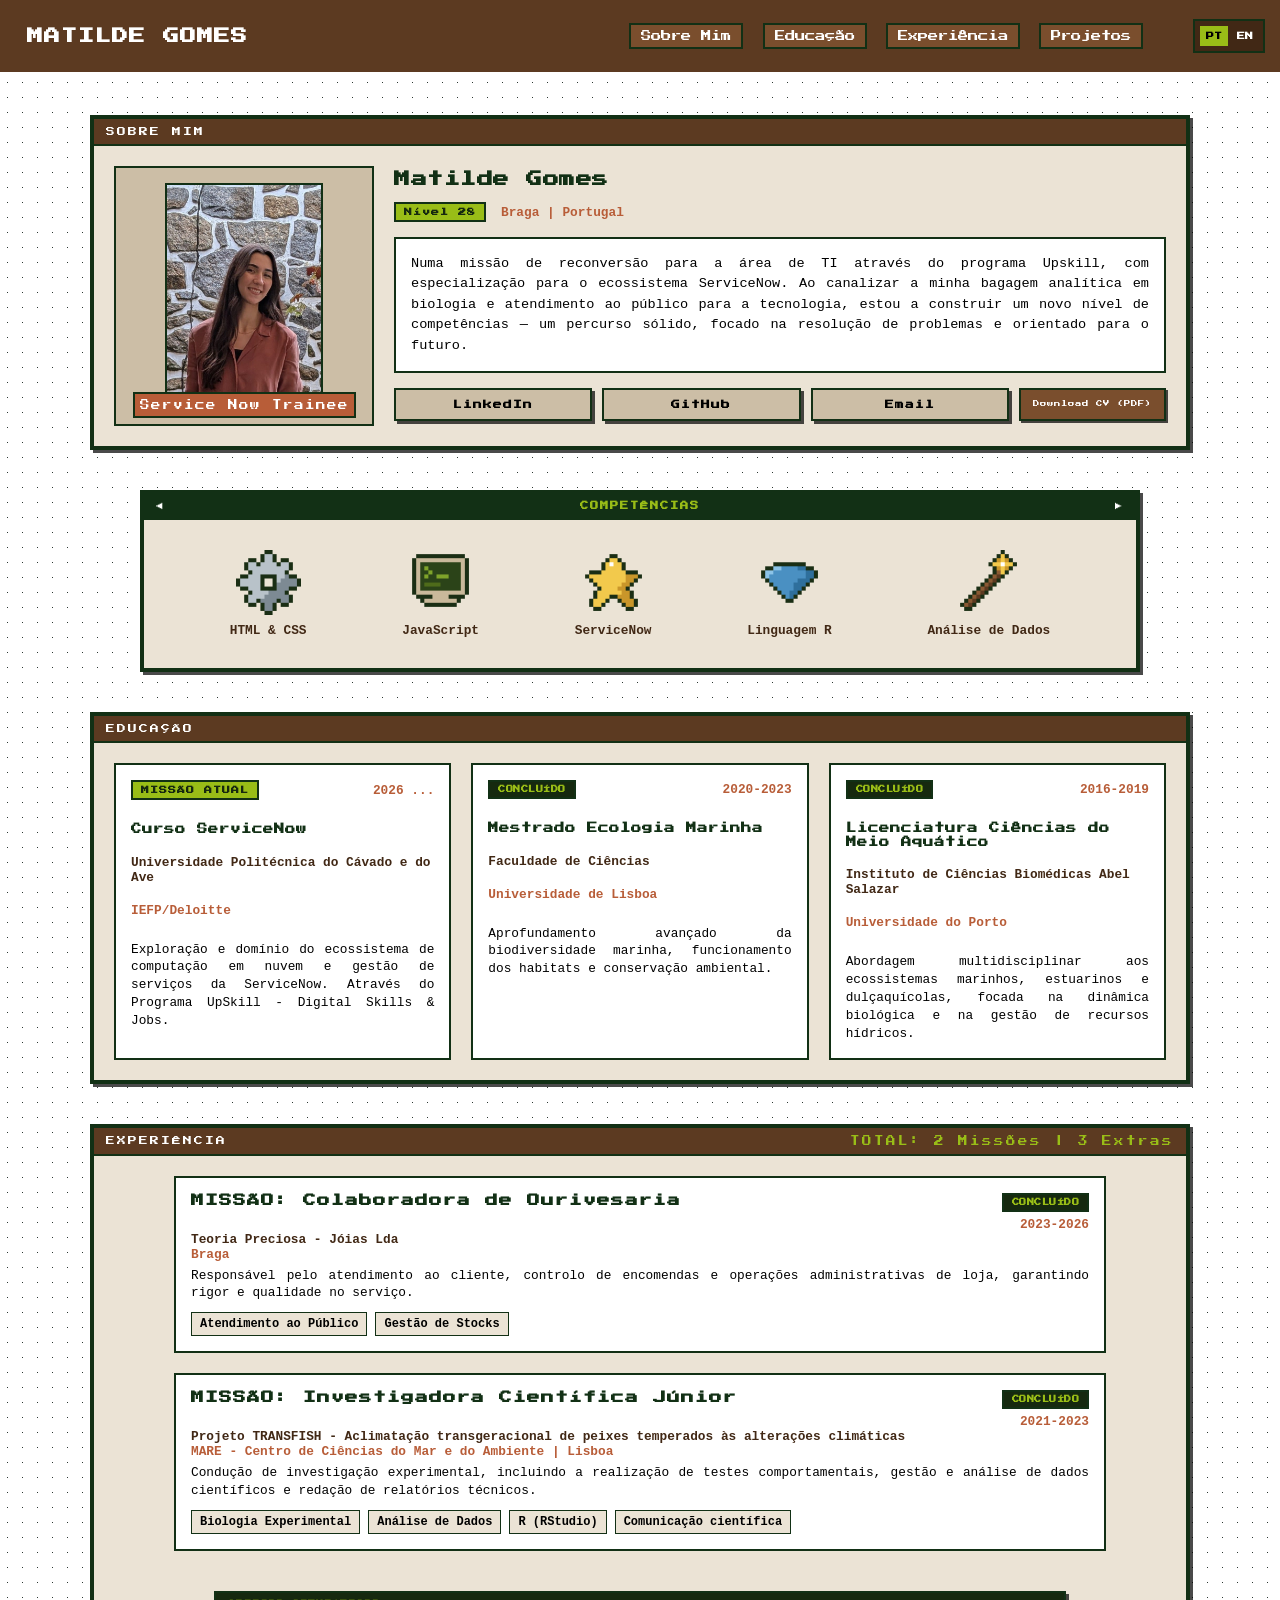
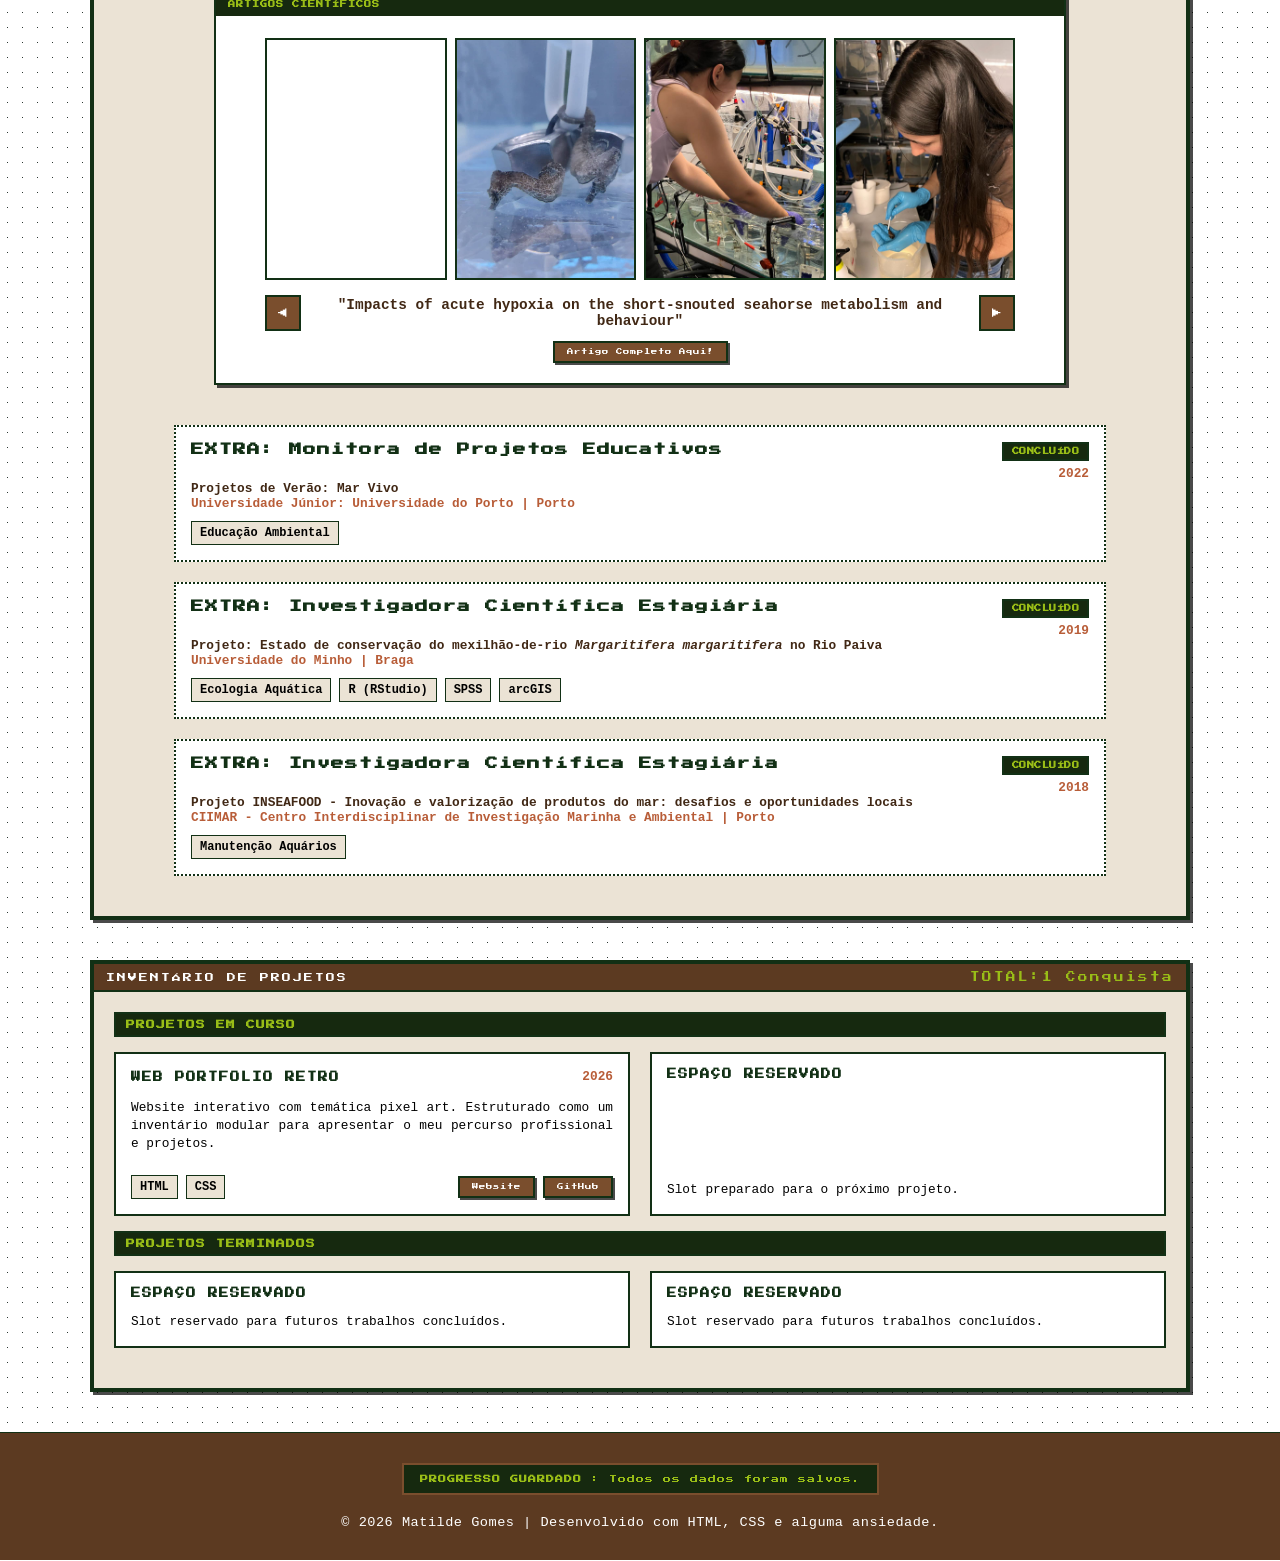
<file: index.html>
<!DOCTYPE html>
<html lang="pt">

<head>
    <meta charset="UTF-8">
    <meta name="viewport" content="width=device-width, initial-scale=1.0">
    <title>Matilde Gomes | Perfil</title>
    <link rel="icon" href="media/AvatarBruxa.png">
    <link href="https://fonts.googleapis.com/css2?family=Press+Start+2P&display=swap" rel="stylesheet">
    <link rel="stylesheet" href="style.css">
</head>

<body>
    <!-- HEADER -->
    <header class="site-header">
        <div class="header-container">
            <h1 class="header-name">MATILDE GOMES</h1>
            <!-- Navigation Menu  -->
            <nav class="header-nav">
                <a href="#menu" class="mobile-menu-btn">MENU ☰ </a>
                <div id="menu" class="nav-panel">
                    <div class="nav-links-wrapper">
                        <a href="#about-me" class="nav-link">Sobre Mim</a>
                        <a href="#education" class="nav-link">Educação</a>
                        <a href="#experience" class="nav-link">Experiência</a>
                    </div>
                    <div class="nav-dropdown">
                        <a href="#projects" class="nav-link dropdown">Projetos</a>
                        <div class="dropdown-menu">
                            <a href="#in-progress" class="dropdown-item">
                                <span>Em curso</span>
                                <span class="item-counter">1</span>
                            </a>
                            <a href="#completed" class="dropdown-item">
                                <span>Terminados</span>
                                <span class="item-counter">0</span>
                            </a>
                        </div>
                    </div>
                </div>
            </nav>
            <!-- Languages -->
            <div class="header-languages">
                <a href="index.html" class="language-btn-active">PT</a>
                <a href="index-en.html" class="language-btn-inactive">EN</a>
            </div>
        </div>
    </header>
    <main>
        <!-- SECTION ABOUT ME -->
        <section id="about-me" class="section-box">
            <h2 class="section-title">SOBRE MIM</h2>
            <div class="about-container">
                <div class="about-avatar-box">
                    <div class="avatar-placeholder">
                        <img class="avatar-photo" src="media/ProfilePicture.jpeg" alt="Foto de perfil de Matilde Gomes">
                        <img class="avatar-icon" src="media/AvatarBruxa.png" alt="Avatar em pixel art de bruxa">
                    </div>
                    <span class="profile-photo-tag">Service Now Trainee</span>
                </div>
                <div class="about-content">
                    <h3>Matilde Gomes</h3>
                    <div class="age-city-data">
                        <span class="lime-green-box">Nível 28</span>
                        <span class="complementary-info">Braga | Portugal</span>
                    </div>
                    <p class="bio-box"> Numa missão de reconversão para a área de TI através do programa Upskill,
                        com especialização para o ecossistema ServiceNow. Ao canalizar a minha bagagem
                        analítica em biologia e atendimento ao público para a tecnologia, estou a construir
                        um novo nível de competências — um percurso sólido, focado na resolução de problemas
                        e orientado para o futuro.</p>
                    <!-- Social Media -->
                    <div class="about-links">
                        <a href="https://www.linkedin.com/in/matildegomes98/?locale=pt" target="_blank"
                            rel="noopener noreferrer" class="social-media-btn">LinkedIn</a>
                        <a href="https://github.com/mjuliana98g" target="_blank" rel="noopener noreferrer"
                            class="social-media-btn">GitHub</a>
                        <a href="https://mail.google.com/mail/?view=cm&fs=1&to=m.juliana.98.g@gmail.com&&su=Contacto%20via%20Portfólio"
                            target="_blank" rel="noopener noreferrer" class="social-media-btn">Email</a>
                        <a href="CVMatildeGomes.pdf" download class="web-box">Download CV (PDF)</a>
                    </div>
                </div>
            </div>
        </section>
        <!-- SECTION SKILLS -->
        <section class="skills-section">
            <input type="radio" name="skills-slider" id="slide-hard-skills" checked>
            <input type="radio" name="skills-slider" id="slide-soft-skills">
            <input type="radio" name="skills-slider" id="slide-hobbies">
            <div class="skills-carousel-wrapper">
                <!-- hard skills -->
                <div class="hard-skills">
                    <div class="skills-header">
                        <label for="slide-hobbies" class="slide-arrow" title="previous">◀</label>
                        <h3>COMPETÊNCIAS</h3>
                        <label for="slide-soft-skills" class="slide-arrow" title="next">▶</label>
                    </div>
                    <div class="skills-grid-box">
                        <figure class="skill-item">
                            <img src="media/icons/HardSkills1.png" alt="Ícone de HTML e CSS" class="skill-img">
                            <figcaption class="skill-name">HTML & CSS</figcaption>
                        </figure>
                        <figure class="skill-item">
                            <img src="media/icons/HardSkills2.png" alt="Ícone de JavaScript" class="skill-img">
                            <figcaption class="skill-name">JavaScript</figcaption>
                        </figure>
                        <figure class="skill-item">
                            <img src="media/icons/HardSkills3.png" alt="Ícone do ServiceNow" class="skill-img">
                            <figcaption class="skill-name">ServiceNow</figcaption>
                        </figure>
                        <figure class="skill-item">
                            <img src="media/icons/HardSkills4.png" alt="Ícone da linguagem R" class="skill-img">
                            <figcaption class="skill-name">Linguagem R</figcaption>
                        </figure>
                        <figure class="skill-item">
                            <img src="media/icons/HardSkills5.png" alt="Ícone de análise de dados" class="skill-img">
                            <figcaption class="skill-name">Análise de Dados</figcaption>
                        </figure>
                    </div>
                </div>
                <!-- soft skills -->
                <div class="soft-skills">
                    <div class="skills-header">
                        <label for="slide-hard-skills" class="slide-arrow" title="previous">◀</label>
                        <h3>SOFT SKILLS</h3>
                        <label for="slide-hobbies" class="slide-arrow" title="next">▶</label>
                    </div>
                    <div class="skills-grid-box">
                        <figure class="skill-item">
                            <img src="media/icons/SoftSkill1.png" alt="Ícone de resolução de problemas" class="skill-img">
                            <figcaption class="skill-name">Resolução de Problemas</figcaption>
                        </figure>
                        <figure class="skill-item">
                            <img src="media/icons/SoftSkill2.png" alt="Ícone de comunicação" class="skill-img">
                            <figcaption class="skill-name">Comunicação</figcaption>
                        </figure>
                        <figure class="skill-item">
                            <img src="media/icons/SoftSkill3.png" alt="Ícone de trabalho em equipa" class="skill-img">
                            <figcaption class="skill-name">Trabalho em Equipa</figcaption>
                        </figure>
                        <figure class="skill-item">
                            <img src="media/icons/SoftSkills4.png" alt="Ícone de adaptabilidade" class="skill-img">
                            <figcaption class="skill-name">Adaptabilidade</figcaption>
                        </figure>
                        <figure class="skill-item">
                            <img src="media/icons/SoftSkills5.png" alt="Ícone de gestão de tempo" class="skill-img">
                            <figcaption class="skill-name">Gestão de Tempo</figcaption>
                        </figure>
                        <figure class="skill-item">
                            <img src="media/icons/SoftSkills6.png" alt="Ícone de pensamento crítico" class="skill-img">
                            <figcaption class="skill-name">Pensamento Crítico</figcaption>
                        </figure>
                    </div>
                </div>
                <!-- hobbies -->
                <div class="hobbies">
                    <div class="skills-header">
                        <label for="slide-soft-skills" class="slide-arrow" title="previous">◀</label>
                        <h3>HOBBIES</h3>
                        <label for="slide-hard-skills" class="slide-arrow" title="next">▶</label>
                    </div>
                    <div class="skills-grid-box">
                        <figure class="skill-item">
                            <img src="media/icons/Hobbie1.png" alt="Ícone de livros" class="skill-img">
                            <figcaption class="skill-name">Livros</figcaption>
                        </figure>
                        <figure class="skill-item">
                            <img src="media/icons/Hobbie2.png" alt="Ícone de filmes" class="skill-img">
                            <figcaption class="skill-name">Filmes</figcaption>
                        </figure>
                        <figure class="skill-item">
                            <img src="media/icons/Hobbie3.png" alt="Ícone de séries" class="skill-img">
                            <figcaption class="skill-name">Séries</figcaption>
                        </figure>
                        <figure class="skill-item">
                            <img src="media/icons/Hobbie4.png" alt="Ícone de trilhos" class="skill-img">
                            <figcaption class="skill-name">Trilhos</figcaption>
                        </figure>
                        <figure class="skill-item">
                            <img src="media/icons/Hobbie5.png" alt="Ícone de journaling" class="skill-img">
                            <figcaption class="skill-name">Journaling</figcaption>
                        </figure>
                        <figure class="skill-item">
                            <img src="media/icons/Hobbie6.png" alt="Ícone de conviver" class="skill-img">
                            <figcaption class="skill-name">Conviver</figcaption>
                        </figure>
                    </div>
                    <!-- Sugestões -->
                    <div class="suggestion-form-box">
                        <label for="suggestion-input" class="suggestion-label">Deixa a tua recomendação:</label>
                        <div class="suggestion-input-row">
                            <input type="text" id="suggestion-input"
                                placeholder="Escreve aqui um livro, filme, série, ..." class="suggestion-text-input">
                            <button type="button" class="web-box">Enviar</button>
                        </div>
                    </div>
                </div>
            </div>
        </section>
        <!-- SECTION EDUCATION -->
        <section class="section-box" id="education">
            <h2 class="section-title">EDUCAÇÃO</h2>
            <div class="education-container">
                <!-- Card 1 -->
                <article class="education-card">
                    <div class="education-card-container">
                        <span class="lime-green-box">MISSÃO ATUAL</span>
                        <span class="complementary-info">2026 ...</span>
                    </div>
                    <h3>Curso ServiceNow</h3>
                    <p class="institution">Universidade Politécnica do Cávado e do Ave</p>
                    <p class="complementary-info">IEFP/Deloitte</p>
                    <p class="description">Exploração e domínio do ecossistema de computação em nuvem e gestão de
                        serviços da ServiceNow. Através do Programa UpSkill - Digital Skills & Jobs.</p>
                </article>
                <!-- Card 2 -->
                <article class="education-card">
                    <div class="education-card-container">
                        <span class="dark-green-box">CONCLUÍDO</span>
                        <span class="complementary-info">2020-2023</span>
                    </div>
                    <h3>Mestrado Ecologia Marinha</h3>
                    <p class="institution">Faculdade de Ciências</p>
                    <p class="complementary-info">Universidade de Lisboa</p>
                    <p class="description">Aprofundamento avançado da biodiversidade marinha, funcionamento dos habitats
                        e conservação ambiental.</p>
                </article>
                <!-- Card 3 -->
                <article class="education-card">
                    <div class="education-card-container">
                        <span class="dark-green-box">CONCLUÍDO</span>
                        <span class="complementary-info">2016-2019</span>
                    </div>
                    <h3>Licenciatura Ciências do Meio Aquático</h3>
                    <p class="institution">Instituto de Ciências Biomédicas Abel Salazar</p>
                    <p class="complementary-info">Universidade do Porto</p>
                    <p class="description">Abordagem multidisciplinar aos ecossistemas marinhos, estuarinos e
                        dulçaquícolas, focada na dinâmica biológica e na gestão de recursos hídricos.</p>
                </article>
            </div>
        </section>
        <!-- SECTION EXPERIENCE -->
        <section class="section-box" id="experience">
            <div class="section-title">
                <h2>EXPERIÊNCIA</h2>
                <span class="title-complement">TOTAL: 2 Missões | 3 Extras</span>
            </div>
            <div class="experience-container">
                <!-- Card 1 -->
                <article class="experience-card">
                    <div class="experience-card-top">
                        <h3>MISSÃO: Colaboradora de Ourivesaria</h3>
                        <div class="experience-card-meta">
                            <span class="dark-green-box">CONCLUÍDO</span>
                            <span class="complementary-info">2023-2026</span>
                        </div>
                    </div>
                    <p class="institution">Teoria Preciosa - Jóias Lda</p>
                    <p class="complementary-info">Braga</p>
                    <p class="description">Responsável pelo atendimento ao cliente, controlo de encomendas e
                        operações administrativas de loja,
                        garantindo rigor e qualidade no serviço.</p>
                    <div class="card-tags">
                        <span class="grey-box">Atendimento ao Público</span>
                        <span class="grey-box">Gestão de Stocks</span>
                    </div>
                </article>
                <!-- Card 2 -->
                <article class="experience-card">
                    <div class="experience-card-top">
                        <h3>MISSÃO: Investigadora Científica Júnior</h3>
                        <div class="experience-card-meta">
                            <span class="dark-green-box">CONCLUÍDO</span>
                            <span class="complementary-info">2021-2023</span>
                        </div>
                    </div>
                    <p class="institution">Projeto <strong>TRANSFISH</strong> - Aclimatação transgeracional de
                        peixes temperados às alterações climáticas</p>
                    <p class="complementary-info">MARE - Centro de Ciências do Mar e do Ambiente | Lisboa</p>
                    <p class="description">Condução de investigação experimental, incluindo a realização de
                        testes comportamentais, gestão e análise de dados científicos
                        e redação de relatórios técnicos.</p>
                    <div class="card-tags">
                        <span class="grey-box">Biologia Experimental</span>
                        <span class="grey-box">Análise de Dados</span>
                        <span class="grey-box">R (RStudio)</span>
                        <span class="grey-box">Comunicação científica</span>
                    </div>
                </article>
                <!-- scientific reports -->
                <div class="reports-section">
                    <h3 class="reports-title">ARTIGOS CIENTÍFICOS</h3>
                    <!-- hidden carousel control inputs -->
                    <input type="radio" name="report-slider" id="report-1" checked>
                    <input type="radio" name="report-slider" id="report-2">
                    <div class="reports-carousel-container">
                        <figure class="report-images-row">
                            <video src="media/VID_seahorse.mp4" autoplay muted loop playsinline class="report-video">
                                O seu navegador não suporta a reprodução deste vídeo.
                            </video>
                            <img src="media/seahorse.jpg" alt="Cavalo-marinho fotografado em close-up" class="report-img">
                            <img src="media/seahorse3.jpg" alt="Trabalho de laboratório na investigação sobre cavalos-marinhos" class="report-img">
                            <img src="media/seahorse4.jpg" alt="Cavalo-marinho a ser observado no laboratório" class="report-img">
                        </figure>
                        <div class="report-slide">
                            <div class="report-title-row">
                                <label for="report-2" class="report-arrow" title="previous">◀</label>
                                <h4 class="report-title">"Impacts of acute hypoxia on the short-snouted seahorse
                                    metabolism and behaviour"</h4>
                                <label for="report-2" class="report-arrow" title="next">▶</label>
                            </div>
                            <a href="https://www.sciencedirect.com/science/article/pii/S0048969723055183?via%3Dihub"
                                target="_blank" rel="noopener noreferrer" class="web-box">
                                <span>Artigo Completo Aqui!</span>
                            </a>
                        </div>
                        <div class="report-slide">
                            <div class="report-title-row">
                                <label for="report-1" class="report-arrow" title="previous">◀</label>
                                <h4 class="report-title">"Physiological and behavioral responses of seahorse
                                    newborns
                                    to acute hypoxia"</h4>
                                <label for="report-1" class="report-arrow" title="next">▶</label>
                            </div>
                            <a href="https://www.sciencedirect.com/science/article/abs/pii/S0141113625004015"
                                target="_blank" rel="noopener noreferrer" class="web-box">
                                <span>Artigo Completo Aqui!</span>
                            </a>
                        </div>
                    </div>
                </div>
                <!-- Card 3 -->
                <article class="experience-card-side-quest">
                    <div class="experience-card-top">
                        <h3>EXTRA: Monitora de Projetos Educativos</h3>
                        <div class="experience-card-meta">
                            <span class="dark-green-box">CONCLUÍDO</span>
                            <span class="complementary-info">2022</span>
                        </div>
                    </div>
                    <p class="institution">Projetos de Verão: Mar Vivo</p>
                    <p class="complementary-info">Universidade Júnior: Universidade do Porto | Porto</p>
                    <div class="card-tags">
                        <span class="grey-box">Educação Ambiental</span>
                    </div>
                </article>
                <!-- Card 4 -->
                <article class="experience-card-side-quest">
                    <div class="experience-card-top">
                        <h3>EXTRA: Investigadora Científica Estagiária</h3>
                        <div class="experience-card-meta">
                            <span class="dark-green-box">CONCLUÍDO</span>
                            <span class="complementary-info">2019</span>
                        </div>
                    </div>
                    <p class="institution">Projeto: Estado de conservação do mexilhão-de-rio <i>Margaritifera
                            margaritifera</i> no Rio Paiva</p>
                    <p class="complementary-info">Universidade do Minho | Braga</p>
                    <div class="card-tags">
                        <span class="grey-box">Ecologia Aquática</span>
                        <span class="grey-box">R (RStudio)</span>
                        <span class="grey-box">SPSS</span>
                        <span class="grey-box">arcGIS</span>
                    </div>
                </article>
                <!-- Card 5 -->
                <article class="experience-card-side-quest">
                    <div class="experience-card-top">
                        <h3>EXTRA: Investigadora Científica Estagiária</h3>
                        <div class="experience-card-meta">
                            <span class="dark-green-box">CONCLUÍDO</span>
                            <span class="complementary-info">2018</span>
                        </div>
                    </div>
                    <p class="institution">Projeto <strong>INSEAFOOD</strong> - Inovação e valorização de
                        produtos do mar: desafios e oportunidades locais</p>
                    <p class="complementary-info">CIIMAR - Centro Interdisciplinar de Investigação Marinha e
                        Ambiental | Porto</p>
                    <div class="card-tags">
                        <span class="grey-box">Manutenção Aquários</span>
                    </div>
                </article>
            </div>
        </section>
        <!-- PROJECTS SECTION -->
        <section class="section-box" id="projects">
            <div class="section-title">
                <h2>INVENTÁRIO DE PROJETOS</h2>
                <span class="title-complement">TOTAL:1 Conquista</span>
            </div>
            <div class="projects-category-wrapper">
                <!-- in progress -->
                <div id="in-progress" class="project-category-title">
                    <h3>PROJETOS EM CURSO</h3>
                </div>
                <div class="projects-container">
                    <!-- SLOT 1-->
                    <article class="project-card">
                        <div class="project-card-header">
                            <h4 class="project-title">WEB PORTFOLIO RETRO</h4>
                            <span class="complementary-info">2026</span>
                        </div>
                        <div class="project-info">
                            <p class="description">Website interativo com temática pixel art.
                                Estruturado como um inventário modular para apresentar o
                                meu percurso profissional e projetos.</p>
                            <div class="card-tags-projects">
                                <div class="card-web-tags-projects">
                                    <span class="grey-box">HTML</span>
                                    <span class="grey-box">CSS</span>
                                </div>
                                <div class="card-web-tags-projects">
                                    <a href="https://mjuliana98g.github.io/matilde-gomes-portfolio/" target="_blank"
                                        rel="noopener noreferrer" class="web-box">
                                        <span>Website</span>
                                    </a>
                                    <a href="https://github.com/mjuliana98g/matilde-gomes-portfolio" target="_blank"
                                        rel="noopener noreferrer" class="web-box">
                                        <span>GitHub</span>
                                    </a>
                                </div>
                            </div>
                        </div>
                    </article>
                    <!-- SLOT 2-->
                    <article class="project-card">
                        <div class="project-card-header">
                            <h4 class="project-title">ESPAÇO RESERVADO</h4>
                        </div>
                        <div class="project-info">
                            <p class="description">Slot preparado para o próximo projeto.</p>
                        </div>
                    </article>
                </div>
                <!-- completed -->
                <div id="completed" class="project-category-title">
                    <h3>PROJETOS TERMINADOS</h3>
                </div>
                <div class="projects-container">
                    <!-- SLOT 3-->
                    <article class="project-card">
                        <div class="project-card-header">
                            <h4 class="project-title">ESPAÇO RESERVADO</h4>
                        </div>
                        <div class="project-info">
                            <p class="description">Slot reservado para futuros trabalhos concluídos.</p>
                        </div>
                    </article>
                    <!-- SLOT 4-->
                    <article class="project-card">
                        <div class="project-card-header">
                            <h4 class="project-title">ESPAÇO RESERVADO</h4>
                        </div>
                        <div class="project-info">
                            <p class="description">Slot reservado para futuros trabalhos concluídos.</p>
                        </div>
                    </article>
                </div>
            </div>
        </section>
        <!-- FOOTER -->
        <footer class="site-footer">
            <p class="save-title"><strong> PROGRESSO GUARDADO </strong>: Todos os dados foram salvos.</p>
            <p class="footer-copy">&copy; 2026 Matilde Gomes | Desenvolvido com HTML, CSS e alguma ansiedade.</p>
        </footer>
    </main>
</body>

</html>
</file>
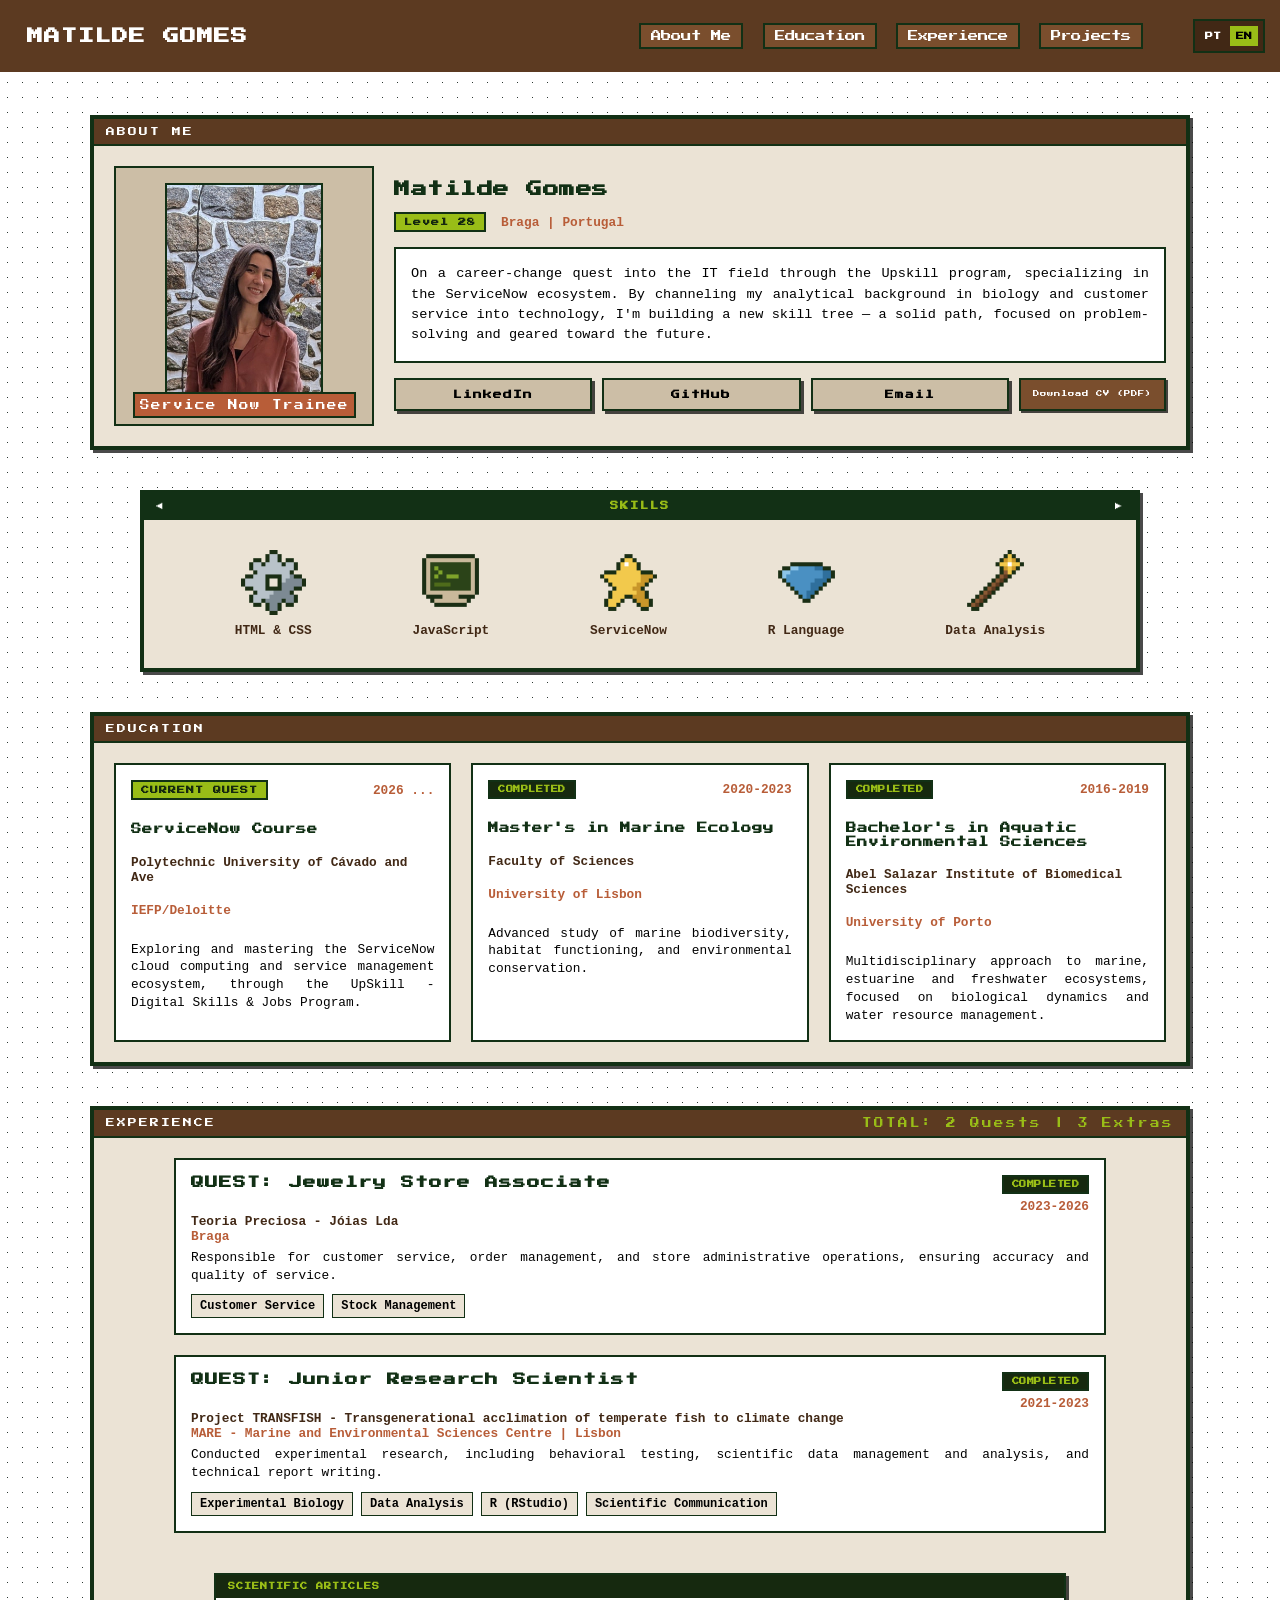
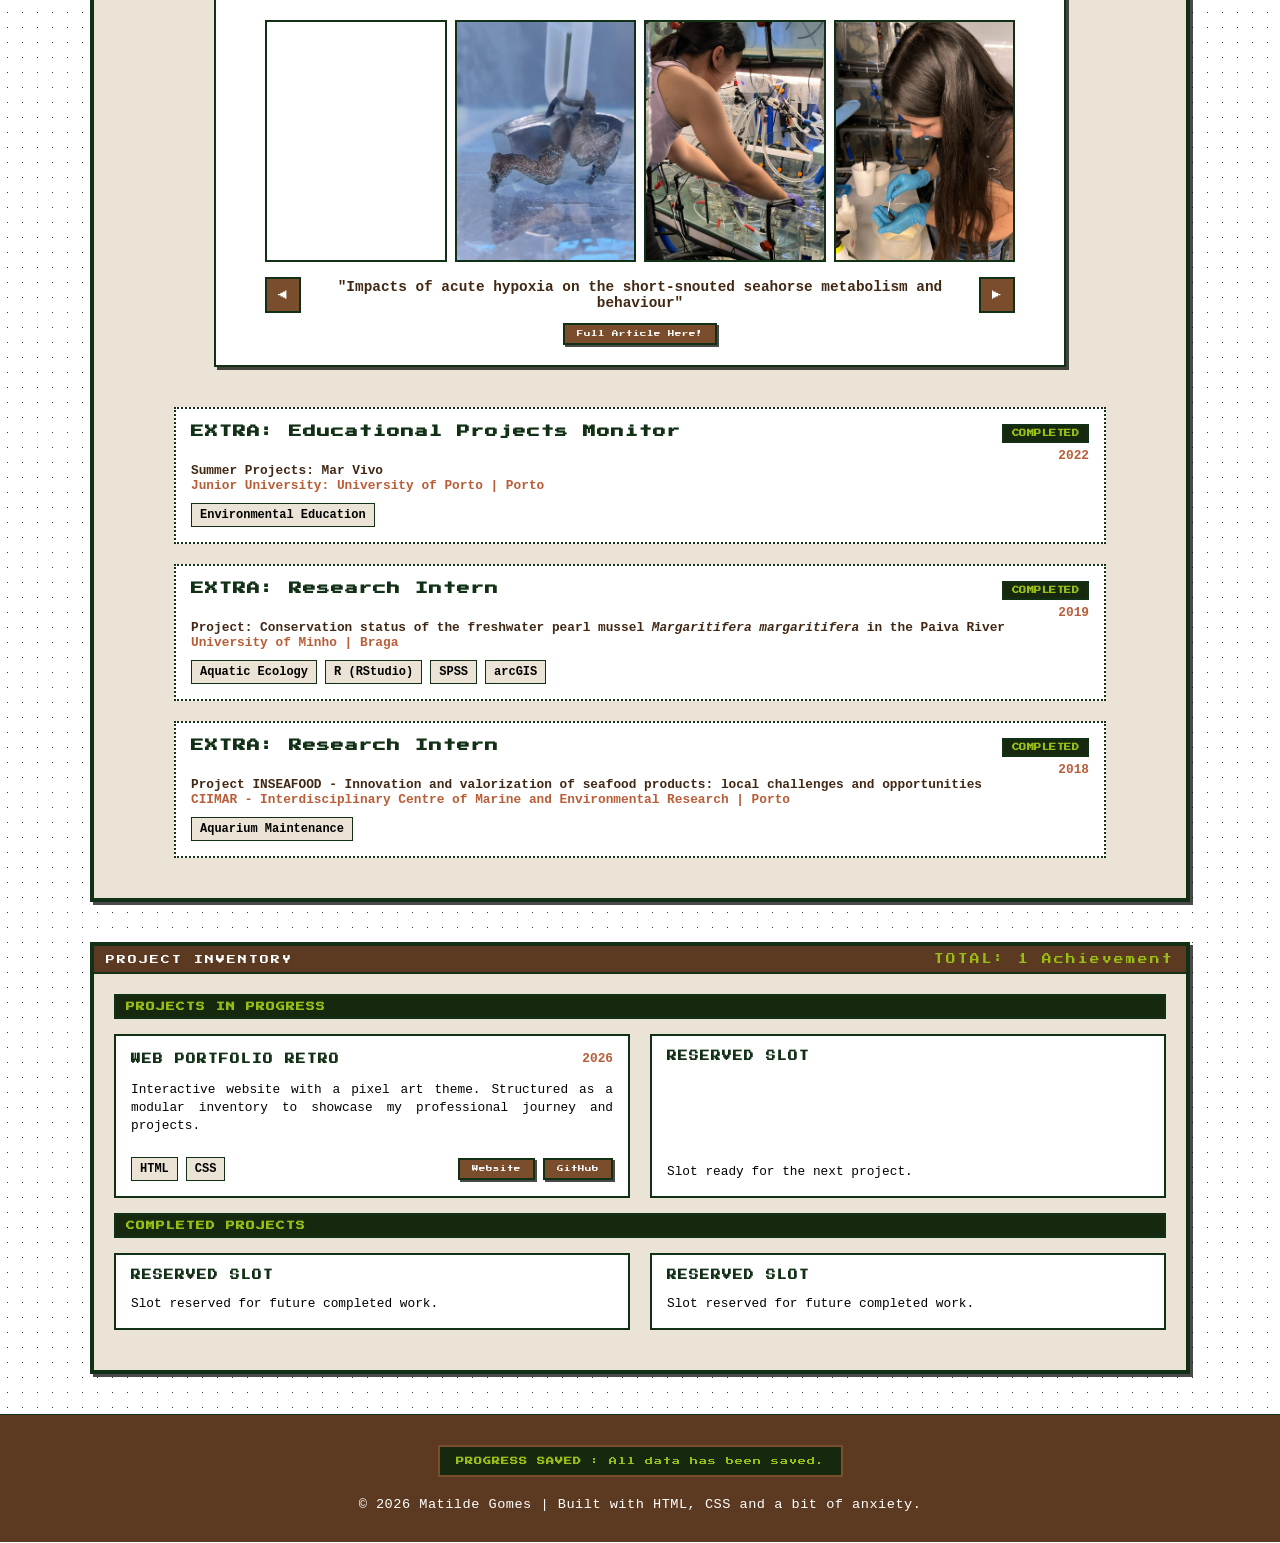
<file: index-en.html>
<!DOCTYPE html>
<html lang="en">

<head>
    <meta charset="UTF-8">
    <meta name="viewport" content="width=device-width, initial-scale=1.0">
    <title>Matilde Gomes | Profile</title>
    <link rel="icon" href="media/AvatarBruxa.png">
    <link href="https://fonts.googleapis.com/css2?family=Press+Start+2P&display=swap" rel="stylesheet">
    <link rel="stylesheet" href="style.css">
</head>

<body>
    <!-- HEADER -->
    <header class="site-header">
        <div class="header-container">
            <h1 class="header-name">MATILDE GOMES</h1>
            <!-- Navigation Menu  -->
            <nav class="header-nav">
                <a href="#menu" class="mobile-menu-btn">MENU ☰ </a>
                <div id="menu" class="nav-panel">
                    <div class="nav-links-wrapper">
                        <a href="#about-me" class="nav-link">About Me</a>
                        <a href="#education" class="nav-link">Education</a>
                        <a href="#experience" class="nav-link">Experience</a>
                    </div>
                    <div class="nav-dropdown">
                        <a href="#projects" class="nav-link dropdown">Projects</a>
                        <div class="dropdown-menu">
                            <a href="#in-progress" class="dropdown-item">
                                <span>In progress</span>
                                <span class="item-counter">1</span>
                            </a>
                            <a href="#completed" class="dropdown-item">
                                <span>Completed</span>
                                <span class="item-counter">0</span>
                            </a>
                        </div>
                    </div>
                </div>
            </nav>
            <!-- Languages -->
            <div class="header-languages">
                <a href="index.html" class="language-btn-inactive">PT</a>
                <a href="index-en.html" class="language-btn-active">EN</a>
            </div>
        </div>
    </header>
    <main>
        <!-- SECTION ABOUT ME -->
        <section id="about-me" class="section-box">
            <h2 class="section-title">ABOUT ME</h2>
            <div class="about-container">
                <div class="about-avatar-box">
                    <div class="avatar-placeholder">
                        <img class="avatar-photo" src="media/ProfilePicture.jpeg" alt="Profile picture of Matilde Gomes">
                        <img class="avatar-icon" src="media/AvatarBruxa.png" alt="Pixel art witch avatar">
                    </div>
                    <span class="profile-photo-tag">Service Now Trainee</span>
                </div>
                <div class="about-content">
                    <h3>Matilde Gomes</h3>
                    <div class="age-city-data">
                        <span class="lime-green-box">Level 28</span>
                        <span class="complementary-info">Braga | Portugal</span>
                    </div>
                    <p class="bio-box"> On a career-change quest into the IT field through the Upskill program,
                        specializing in the ServiceNow ecosystem. By channeling my analytical background in
                        biology and customer service into technology, I'm building
                        a new skill tree — a solid path, focused on problem-solving
                        and geared toward the future.</p>
                    <!-- Social Media -->
                    <div class="about-links">
                        <a href="https://www.linkedin.com/in/matildegomes98/?locale=en" target="_blank"
                            rel="noopener noreferrer" class="social-media-btn">LinkedIn</a>
                        <a href="https://github.com/mjuliana98g" target="_blank" rel="noopener noreferrer"
                            class="social-media-btn">GitHub</a>
                        <a href="https://mail.google.com/mail/?view=cm&fs=1&to=m.juliana.98.g@gmail.com&&su=Contact%20via%20Portfolio"
                            target="_blank" rel="noopener noreferrer" class="social-media-btn">Email</a>
                        <a href="CVMatildeGomes.pdf" download class="web-box">Download CV (PDF)</a>
                    </div>
                </div>
            </div>
        </section>
        <!-- SECTION SKILLS -->
        <section class="skills-section">
            <input type="radio" name="skills-slider" id="slide-hard-skills" checked>
            <input type="radio" name="skills-slider" id="slide-soft-skills">
            <input type="radio" name="skills-slider" id="slide-hobbies">
            <div class="skills-carousel-wrapper">
                <!-- hard skills -->
                <div class="hard-skills">
                    <div class="skills-header">
                        <label for="slide-hobbies" class="slide-arrow" title="previous">◀</label>
                        <h3>SKILLS</h3>
                        <label for="slide-soft-skills" class="slide-arrow" title="next">▶</label>
                    </div>
                    <div class="skills-grid-box">
                        <figure class="skill-item">
                            <img src="media/icons/HardSkills1.png" alt="HTML and CSS icon" class="skill-img">
                            <figcaption class="skill-name">HTML & CSS</figcaption>
                        </figure>
                        <figure class="skill-item">
                            <img src="media/icons/HardSkills2.png" alt="JavaScript icon" class="skill-img">
                            <figcaption class="skill-name">JavaScript</figcaption>
                        </figure>
                        <figure class="skill-item">
                            <img src="media/icons/HardSkills3.png" alt="ServiceNow icon" class="skill-img">
                            <figcaption class="skill-name">ServiceNow</figcaption>
                        </figure>
                        <figure class="skill-item">
                            <img src="media/icons/HardSkills4.png" alt="R language icon" class="skill-img">
                            <figcaption class="skill-name">R Language</figcaption>
                        </figure>
                        <figure class="skill-item">
                            <img src="media/icons/HardSkills5.png" alt="Data analysis icon" class="skill-img">
                            <figcaption class="skill-name">Data Analysis</figcaption>
                        </figure>
                    </div>
                </div>
                <!-- soft skills -->
                <div class="soft-skills">
                    <div class="skills-header">
                        <label for="slide-hard-skills" class="slide-arrow" title="previous">◀</label>
                        <h3>SOFT SKILLS</h3>
                        <label for="slide-hobbies" class="slide-arrow" title="next">▶</label>
                    </div>
                    <div class="skills-grid-box">
                        <figure class="skill-item">
                            <img src="media/icons/SoftSkill1.png" alt="Problem-solving icon" class="skill-img">
                            <figcaption class="skill-name">Problem Solving</figcaption>
                        </figure>
                        <figure class="skill-item">
                            <img src="media/icons/SoftSkill2.png" alt="Communication icon" class="skill-img">
                            <figcaption class="skill-name">Communication</figcaption>
                        </figure>
                        <figure class="skill-item">
                            <img src="media/icons/SoftSkill3.png" alt="Teamwork icon" class="skill-img">
                            <figcaption class="skill-name">Teamwork</figcaption>
                        </figure>
                        <figure class="skill-item">
                            <img src="media/icons/SoftSkills4.png" alt="Adaptability icon" class="skill-img">
                            <figcaption class="skill-name">Adaptability</figcaption>
                        </figure>
                        <figure class="skill-item">
                            <img src="media/icons/SoftSkills5.png" alt="Time management icon" class="skill-img">
                            <figcaption class="skill-name">Time Management</figcaption>
                        </figure>
                        <figure class="skill-item">
                            <img src="media/icons/SoftSkills6.png" alt="Critical thinking icon" class="skill-img">
                            <figcaption class="skill-name">Critical Thinking</figcaption>
                        </figure>
                    </div>
                </div>
                <!-- hobbies -->
                <div class="hobbies">
                    <div class="skills-header">
                        <label for="slide-soft-skills" class="slide-arrow" title="previous">◀</label>
                        <h3>HOBBIES</h3>
                        <label for="slide-hard-skills" class="slide-arrow" title="next">▶</label>
                    </div>
                    <div class="skills-grid-box">
                        <figure class="skill-item">
                            <img src="media/icons/Hobbie1.png" alt="Books icon" class="skill-img">
                            <figcaption class="skill-name">Books</figcaption>
                        </figure>
                        <figure class="skill-item">
                            <img src="media/icons/Hobbie2.png" alt="Movies icon" class="skill-img">
                            <figcaption class="skill-name">Movies</figcaption>
                        </figure>
                        <figure class="skill-item">
                            <img src="media/icons/Hobbie3.png" alt="TV shows icon" class="skill-img">
                            <figcaption class="skill-name">TV Shows</figcaption>
                        </figure>
                        <figure class="skill-item">
                            <img src="media/icons/Hobbie4.png" alt="Hiking icon" class="skill-img">
                            <figcaption class="skill-name">Hiking</figcaption>
                        </figure>
                        <figure class="skill-item">
                            <img src="media/icons/Hobbie5.png" alt="Journaling icon" class="skill-img">
                            <figcaption class="skill-name">Journaling</figcaption>
                        </figure>
                        <figure class="skill-item">
                            <img src="media/icons/Hobbie6.png" alt="Socializing icon" class="skill-img">
                            <figcaption class="skill-name">Socializing</figcaption>
                        </figure>
                    </div>
                    <!-- Suggestions -->
                    <div class="suggestion-form-box">
                        <label for="suggestion-input" class="suggestion-label">Leave your recommendation:</label>
                        <div class="suggestion-input-row">
                            <input type="text" id="suggestion-input"
                                placeholder="Write a book, movie, show, ..." class="suggestion-text-input">
                            <button type="button" class="web-box">Send</button>
                        </div>
                    </div>
                </div>
            </div>
        </section>
        <!-- SECTION EDUCATION -->
        <section class="section-box" id="education">
            <h2 class="section-title">EDUCATION</h2>
            <div class="education-container">
                <!-- Card 1 -->
                <article class="education-card">
                    <div class="education-card-container">
                        <span class="lime-green-box">CURRENT QUEST</span>
                        <span class="complementary-info">2026 ...</span>
                    </div>
                    <h3>ServiceNow Course</h3>
                    <p class="institution">Polytechnic University of Cávado and Ave</p>
                    <p class="complementary-info">IEFP/Deloitte</p>
                    <p class="description">Exploring and mastering the ServiceNow cloud computing and service
                        management ecosystem, through the UpSkill - Digital Skills & Jobs Program.</p>
                </article>
                <!-- Card 2 -->
                <article class="education-card">
                    <div class="education-card-container">
                        <span class="dark-green-box">COMPLETED</span>
                        <span class="complementary-info">2020-2023</span>
                    </div>
                    <h3>Master's in Marine Ecology</h3>
                    <p class="institution">Faculty of Sciences</p>
                    <p class="complementary-info">University of Lisbon</p>
                    <p class="description">Advanced study of marine biodiversity, habitat functioning,
                        and environmental conservation.</p>
                </article>
                <!-- Card 3 -->
                <article class="education-card">
                    <div class="education-card-container">
                        <span class="dark-green-box">COMPLETED</span>
                        <span class="complementary-info">2016-2019</span>
                    </div>
                    <h3>Bachelor's in Aquatic Environmental Sciences</h3>
                    <p class="institution">Abel Salazar Institute of Biomedical Sciences</p>
                    <p class="complementary-info">University of Porto</p>
                    <p class="description">Multidisciplinary approach to marine, estuarine and
                        freshwater ecosystems, focused on biological dynamics and water resource management.</p>
                </article>
            </div>
        </section>
        <!-- SECTION EXPERIENCE -->
        <section class="section-box" id="experience">
            <div class="section-title">
                <h2>EXPERIENCE</h2>
                <span class="title-complement">TOTAL: 2 Quests | 3 Extras</span>
            </div>
            <div class="experience-container">
                <!-- Card 1 -->
                <article class="experience-card">
                    <div class="experience-card-top">
                        <h3>QUEST: Jewelry Store Associate</h3>
                        <div class="experience-card-meta">
                            <span class="dark-green-box">COMPLETED</span>
                            <span class="complementary-info">2023-2026</span>
                        </div>
                    </div>
                    <p class="institution">Teoria Preciosa - Jóias Lda</p>
                    <p class="complementary-info">Braga</p>
                    <p class="description">Responsible for customer service, order management, and
                        store administrative operations,
                        ensuring accuracy and quality of service.</p>
                    <div class="card-tags">
                        <span class="grey-box">Customer Service</span>
                        <span class="grey-box">Stock Management</span>
                    </div>
                </article>
                <!-- Card 2 -->
                <article class="experience-card">
                    <div class="experience-card-top">
                        <h3>QUEST: Junior Research Scientist</h3>
                        <div class="experience-card-meta">
                            <span class="dark-green-box">COMPLETED</span>
                            <span class="complementary-info">2021-2023</span>
                        </div>
                    </div>
                    <p class="institution">Project <strong>TRANSFISH</strong> - Transgenerational acclimation of
                        temperate fish to climate change</p>
                    <p class="complementary-info">MARE - Marine and Environmental Sciences Centre | Lisbon</p>
                    <p class="description">Conducted experimental research, including behavioral
                        testing, scientific data management and analysis,
                        and technical report writing.</p>
                    <div class="card-tags">
                        <span class="grey-box">Experimental Biology</span>
                        <span class="grey-box">Data Analysis</span>
                        <span class="grey-box">R (RStudio)</span>
                        <span class="grey-box">Scientific Communication</span>
                    </div>
                </article>
                <!-- scientific reports -->
                <div class="reports-section">
                    <h3 class="reports-title">SCIENTIFIC ARTICLES</h3>
                    <!-- hidden carousel control inputs -->
                    <input type="radio" name="report-slider" id="report-1" checked>
                    <input type="radio" name="report-slider" id="report-2">
                    <div class="reports-carousel-container">
                        <figure class="report-images-row">
                            <video src="media/VID_seahorse.mp4" autoplay muted loop playsinline class="report-video">
                                Your browser does not support video playback.
                            </video>
                            <img src="media/seahorse.jpg" alt="Seahorse photographed in close-up" class="report-img">
                            <img src="media/seahorse3.jpg" alt="Lab work for the seahorse research" class="report-img">
                            <img src="media/seahorse4.jpg" alt="Seahorse being observed in the lab" class="report-img">
                        </figure>
                        <div class="report-slide">
                            <div class="report-title-row">
                                <label for="report-2" class="report-arrow" title="previous">◀</label>
                                <h4 class="report-title">"Impacts of acute hypoxia on the short-snouted seahorse
                                    metabolism and behaviour"</h4>
                                <label for="report-2" class="report-arrow" title="next">▶</label>
                            </div>
                            <a href="https://www.sciencedirect.com/science/article/pii/S0048969723055183?via%3Dihub"
                                target="_blank" rel="noopener noreferrer" class="web-box">
                                <span>Full Article Here!</span>
                            </a>
                        </div>
                        <div class="report-slide">
                            <div class="report-title-row">
                                <label for="report-1" class="report-arrow" title="previous">◀</label>
                                <h4 class="report-title">"Physiological and behavioral responses of seahorse
                                    newborns
                                    to acute hypoxia"</h4>
                                <label for="report-1" class="report-arrow" title="next">▶</label>
                            </div>
                            <a href="https://www.sciencedirect.com/science/article/abs/pii/S0141113625004015"
                                target="_blank" rel="noopener noreferrer" class="web-box">
                                <span>Full Article Here!</span>
                            </a>
                        </div>
                    </div>
                </div>
                <!-- Card 3 -->
                <article class="experience-card-side-quest">
                    <div class="experience-card-top">
                        <h3>EXTRA: Educational Projects Monitor</h3>
                        <div class="experience-card-meta">
                            <span class="dark-green-box">COMPLETED</span>
                            <span class="complementary-info">2022</span>
                        </div>
                    </div>
                    <p class="institution">Summer Projects: Mar Vivo</p>
                    <p class="complementary-info">Junior University: University of Porto | Porto</p>
                    <div class="card-tags">
                        <span class="grey-box">Environmental Education</span>
                    </div>
                </article>
                <!-- Card 4 -->
                <article class="experience-card-side-quest">
                    <div class="experience-card-top">
                        <h3>EXTRA: Research Intern</h3>
                        <div class="experience-card-meta">
                            <span class="dark-green-box">COMPLETED</span>
                            <span class="complementary-info">2019</span>
                        </div>
                    </div>
                    <p class="institution">Project: Conservation status of the freshwater pearl mussel <i>Margaritifera
                            margaritifera</i> in the Paiva River</p>
                    <p class="complementary-info">University of Minho | Braga</p>
                    <div class="card-tags">
                        <span class="grey-box">Aquatic Ecology</span>
                        <span class="grey-box">R (RStudio)</span>
                        <span class="grey-box">SPSS</span>
                        <span class="grey-box">arcGIS</span>
                    </div>
                </article>
                <!-- Card 5 -->
                <article class="experience-card-side-quest">
                    <div class="experience-card-top">
                        <h3>EXTRA: Research Intern</h3>
                        <div class="experience-card-meta">
                            <span class="dark-green-box">COMPLETED</span>
                            <span class="complementary-info">2018</span>
                        </div>
                    </div>
                    <p class="institution">Project <strong>INSEAFOOD</strong> - Innovation and valorization of
                        seafood products: local challenges and opportunities</p>
                    <p class="complementary-info">CIIMAR - Interdisciplinary Centre of Marine and Environmental
                        Research | Porto</p>
                    <div class="card-tags">
                        <span class="grey-box">Aquarium Maintenance</span>
                    </div>
                </article>
            </div>
        </section>
        <!-- PROJECTS SECTION -->
        <section class="section-box" id="projects">
            <div class="section-title">
                <h2>PROJECT INVENTORY</h2>
                <span class="title-complement">TOTAL: 1 Achievement</span>
            </div>
            <div class="projects-category-wrapper">
                <!-- in progress -->
                <div id="in-progress" class="project-category-title">
                    <h3>PROJECTS IN PROGRESS</h3>
                </div>
                <div class="projects-container">
                    <!-- SLOT 1-->
                    <article class="project-card">
                        <div class="project-card-header">
                            <h4 class="project-title">WEB PORTFOLIO RETRO</h4>
                            <span class="complementary-info">2026</span>
                        </div>
                        <div class="project-info">
                            <p class="description">Interactive website with a pixel art theme.
                                Structured as a modular inventory to showcase
                                my professional journey and projects.</p>
                            <div class="card-tags-projects">
                                <div class="card-web-tags-projects">
                                    <span class="grey-box">HTML</span>
                                    <span class="grey-box">CSS</span>
                                </div>
                                <div class="card-web-tags-projects">
                                    <a href="https://mjuliana98g.github.io/matilde-gomes-portfolio/" target="_blank"
                                        rel="noopener noreferrer" class="web-box">
                                        <span>Website</span>
                                    </a>
                                    <a href="https://github.com/mjuliana98g/matilde-gomes-portfolio" target="_blank"
                                        rel="noopener noreferrer" class="web-box">
                                        <span>GitHub</span>
                                    </a>
                                </div>
                            </div>
                        </div>
                    </article>
                    <!-- SLOT 2-->
                    <article class="project-card">
                        <div class="project-card-header">
                            <h4 class="project-title">RESERVED SLOT</h4>
                        </div>
                        <div class="project-info">
                            <p class="description">Slot ready for the next project.</p>
                        </div>
                    </article>
                </div>
                <!-- completed -->
                <div id="completed" class="project-category-title">
                    <h3>COMPLETED PROJECTS</h3>
                </div>
                <div class="projects-container">
                    <!-- SLOT 3-->
                    <article class="project-card">
                        <div class="project-card-header">
                            <h4 class="project-title">RESERVED SLOT</h4>
                        </div>
                        <div class="project-info">
                            <p class="description">Slot reserved for future completed work.</p>
                        </div>
                    </article>
                    <!-- SLOT 4-->
                    <article class="project-card">
                        <div class="project-card-header">
                            <h4 class="project-title">RESERVED SLOT</h4>
                        </div>
                        <div class="project-info">
                            <p class="description">Slot reserved for future completed work.</p>
                        </div>
                    </article>
                </div>
            </div>
        </section>
        <!-- FOOTER -->
        <footer class="site-footer">
            <p class="save-title"><strong> PROGRESS SAVED </strong>: All data has been saved.</p>
            <p class="footer-copy">&copy; 2026 Matilde Gomes | Built with HTML, CSS and a bit of anxiety.</p>
        </footer>
    </main>
</body>

</html>
</file>
<file: style.css>
:root {
    /* Colors */
    --dark-brown: #412815;
    --medium-brown: #5c3a21;
    --light-brown: #7a4e2d;
    --lime-green: #99bd17;
    --dark-green: #123015;
    --medium-green: #16290f;
    --light-green: #457236;
    --light-pink: #ebe3d5;
    --medium-pink: #ccbea6;
    --orange: #b85d38;
    --background-dot: #2d3732;
    --shadow: rgba(0, 0, 0, 0.711);

    /* Fonts */
    --font-pixel: 'Press Start 2P', monospace;
    --font-mono: monospace;

    /* Borders */
    --border-pixel: 2px solid var(--dark-green);
    --border-pixel-dotted: 2px dotted var(--dark-green);

    /* Spacing */
    --nav-gap: clamp(10px, 1.5vw, 20px);
}

/* -------------------------------------------------- */
/* Global */
/* -------------------------------------------------- */

html {
    scroll-behavior: smooth;
}

* {
    margin: 0;
    padding: 0;
    box-sizing: border-box;
}

body {
    padding-top: clamp(70px, 10vw, 95px);
    background-color: white;
    background-image: radial-gradient(circle, var(--background-dot) 0.5px, transparent 0.5px);
    background-size: 15px 15px;
}

/* -------------------------------------------------- */
/* Header */
/* -------------------------------------------------- */

.site-header {
    position: fixed;
    top: 0;
    width: 100%;
    z-index: 1000;
    font-family: var(--font-pixel);
    background-color: var(--medium-brown);
}

.header-container {
    display: flex;
    justify-content: space-between;
    align-items: center;
    max-width: 1400px;
    margin: 10px auto;
    padding: 6px clamp(10px, 1.5vw, 15px);
}

.header-name {
    display: grid;
    place-items: center;
    padding: 12px;
    color: white;
    font-size: clamp(0.7rem, 1.5vw, 1rem);
    letter-spacing: 1px;
    white-space: nowrap;
}

.header-nav {
    display: flex;
    align-items: center;
    gap: var(--nav-gap);
    margin-left: auto;
    margin-right: 4%;
}

.mobile-menu-btn {
    display: none;
}

.nav-panel,
.nav-links-wrapper {
    display: flex;
    gap: var(--nav-gap);
}

.nav-panel {
    align-items: center;
}

.nav-link {
    display: flex;
    align-items: center;
    justify-content: center;
    padding: 6px 10px;
    color: white;
    font-size: clamp(0.5rem, 0.9vw, 0.65rem);
    text-decoration: none;
    white-space: nowrap;
    background-color: var(--light-brown);
    border: var(--border-pixel);
    transition: transform 0.1s ease, box-shadow 0.1s ease, background-color 0.1s ease, color 0.1s ease;
}

.nav-link:hover,
.nav-link:focus-visible {
    color: black;
    background-color: var(--lime-green);
    box-shadow: 3px 3px 0 var(--dark-green);
    transform: translate(-1px, -1px);
}

.nav-dropdown {
    position: relative;
}

.nav-dropdown:hover>.dropdown-menu {
    display: flex;
}

.nav-dropdown:hover {
    z-index: 1001;
}

.dropdown-menu {
    display: none;
    flex-direction: column;
    position: absolute;
    top: 100%;
    left: 0;
    min-width: 160px;
    gap: 4px;
    padding: 6px;
    background-color: var(--medium-green);
    z-index: 1000;
}

.dropdown-item {
    display: flex;
    justify-content: space-between;
    align-items: center;
    padding: 8px 5px;
    color: white;
    font-size: clamp(0.45rem, 0.8vw, 0.55rem);
    text-decoration: none;
    background-color: var(--light-green);
    transition: background-color 0.1s ease, color 0.1s ease;
}

.dropdown-item:hover,
.dropdown-item:focus-visible {
    color: black;
    background-color: var(--lime-green);
}

.item-counter {
    padding: 5px 10px;
    color: var(--lime-green);
    font-size: 0.7rem;
    background-color: var(--dark-green);
    border: 0.5px solid var(--lime-green);
}

.header-languages {
    display: flex;
    justify-content: center;
    align-items: center;
    gap: 2px;
    padding: 4px;
    background-color: var(--dark-brown);
    border: var(--border-pixel);
}

.language-btn-active,
.language-btn-inactive {
    padding: 6px;
    font-size: 0.5rem;
    font-weight: bold;
    text-decoration: none;
    cursor: pointer;
}

.language-btn-active {
    color: black;
    background-color: var(--lime-green);
    border: 1px solid var(--dark-brown);
}

.language-btn-inactive {
    color: white;
}

.language-btn-inactive:hover {
    background-color: var(--light-brown);
}

/* -------------------------------------------------- */
/* Main global components shared across sections      */
/* -------------------------------------------------- */

.section-box {
    width: calc(100% - 40px);
    max-width: 1100px;
    margin: 20px auto 40px;
    padding-bottom: 20px;
    background-color: var(--light-pink);
    border: 4px solid var(--dark-green);
    box-shadow: 3px 3px 0 var(--shadow);
    scroll-margin-top: 100px;
}

.section-title {
    display: flex;
    justify-content: space-between;
    align-items: center;
    gap: 20px;
    padding: 8px 12px;
    margin-bottom: 20px;
    color: white;
    font-family: var(--font-pixel);
    font-size: 0.55rem;
    font-weight: normal;
    letter-spacing: 2px;
    background-color: var(--medium-brown);
    border-bottom: var(--border-pixel);
}

.lime-green-box,
.dark-green-box {
    align-self: flex-start;
    font-family: var(--font-pixel);
    font-weight: bold;
}

.lime-green-box {
    padding: 4px 8px;
    color: var(--medium-green);
    font-size: 0.5rem;
    letter-spacing: 1px;
    background-color: var(--lime-green);
    border: var(--border-pixel);
}

.dark-green-box {
    padding: 4px 8px;
    color: var(--lime-green);
    font-size: 0.45rem;
    letter-spacing: 0.5px;
    background-color: var(--medium-green);
    border: var(--border-pixel);
}

.complementary-info {
    color: var(--orange);
    font-family: var(--font-mono);
    font-size: 0.8rem;
    font-weight: bold;
}

.institution {
    color: var(--dark-brown);
    font-family: var(--font-mono);
    font-size: 0.8rem;
    font-weight: bold;
}

.description {
    margin-top: 5px;
    color: black;
    font-family: var(--font-mono);
    font-size: 0.8rem;
    line-height: 1.4;
    text-align: justify;
}

.card-tags {
    display: flex;
    flex-wrap: wrap;
    justify-content: flex-start;
    gap: 8px;
    margin-top: 10px;
}

.grey-box {
    padding: 4px 8px;
    color: black;
    font-family: var(--font-mono);
    font-size: clamp(0.65rem, 1.2vw, 0.75rem);
    font-weight: bold;
    background-color: var(--light-pink);
    border: 1px solid var(--dark-green);
}

.title-complement {
    display: flex;
    flex-direction: column;
    align-items: flex-end;
    color: var(--lime-green);
    font-family: var(--font-pixel);
    font-size: clamp(0.45rem, 1.5vw, 0.6rem);
    text-align: right;
    margin-left: auto;
}

.web-box {
    display: inline-grid;
    place-items: center;
    padding: 6px 12px;
    color: white;
    font-family: var(--font-pixel);
    font-size: 0.4rem;
    letter-spacing: 1px;
    text-decoration: none;
    background-color: var(--light-brown);
    border: var(--border-pixel);
    box-shadow: 2px 2px 0 var(--shadow);
    transition: transform 0.1s ease, background-color 0.1s ease, color 0.1s ease, box-shadow 0.1s ease;
}

.web-box:hover,
.web-box:focus-visible {
    color: black;
    background-color: var(--lime-green);
    box-shadow: 3px 3px 0 var(--dark-green);
    transform: translate(-1px, -1px);
}

/* -------------------------------------------------- */
/* Section About Me                                   */
/* -------------------------------------------------- */

.about-container {
    display: flex;
    align-items: center;
    gap: 20px;
    margin: 0 20px;
}

.about-avatar-box {
    display: flex;
    flex-direction: column;
    justify-content: center;
    align-items: center;
    position: relative;
    width: clamp(180px, 30%, 260px);
    min-width: 180px;
    height: 260px;
    padding: 15px;
    flex-shrink: 0;
    background-color: var(--medium-pink);
    border: var(--border-pixel);
}

.avatar-placeholder {
    display: grid;
    place-items: center;
    overflow: hidden;
    width: 70%;
    height: 100%;
    border: var(--border-pixel);
}

.avatar-photo,
.avatar-icon {
    width: 100%;
    height: 100%;
    object-fit: cover;
}

.avatar-icon {
    display: none;
}

.about-avatar-box:hover .avatar-photo {
    display: none;
}

.about-avatar-box:hover .avatar-icon {
    display: block;
}

.profile-photo-tag {
    position: absolute;
    bottom: 6px;
    padding: 6px 5px;
    color: white;
    font-family: var(--font-pixel);
    font-size: clamp(0.35rem, 1.5vw, 0.6rem);
    letter-spacing: 1px;
    white-space: nowrap;
    background-color: var(--orange);
    border: var(--border-pixel);
}

.about-content {
    display: flex;
    flex: 1;
    flex-direction: column;
    gap: 15px;
    min-width: 0;
}

.about-content h3 {
    color: var(--dark-green);
    font-family: var(--font-pixel);
    font-size: 1rem;
    letter-spacing: 0.5px;
}

.age-city-data {
    display: flex;
    align-items: center;
    gap: 15px;
}

.bio-box {
    padding: 15px;
    color: black;
    font-family: var(--font-mono);
    font-size: 0.85rem;
    line-height: 1.5;
    text-align: justify;
    background-color: white;
    border: var(--border-pixel);
}

.about-links {
    display: flex;
    gap: 10px;
}

.social-media-btn {
    flex: 1;
    padding: 10px;
    color: black;
    font-family: var(--font-pixel);
    font-size: 0.55rem;
    font-weight: bold;
    letter-spacing: 1px;
    text-align: center;
    text-decoration: none;
    background-color: var(--medium-pink);
    border: var(--border-pixel);
    box-shadow: 3px 3px 0 var(--shadow);
    transition: transform 0.1s ease, box-shadow 0.1s ease, background-color 0.1s ease;
}

.social-media-btn:hover,
.social-media-btn:focus-visible {
    background-color: var(--lime-green);
    box-shadow: 4px 4px 0 var(--dark-green);
    transform: translate(-1px, -1px);
}

/* -------------------------------------------------- */
/* Section Skills                                     */
/* -------------------------------------------------- */

.skills-section {
    width: calc(100% - 40px);
    max-width: 1000px;
    margin: 40px auto;
    padding-bottom: 20px;
    background-color: var(--light-pink);
    border: 4px solid var(--dark-green);
    box-shadow: 3px 3px 0 var(--shadow);
    scroll-margin-top: 90px;
}

.skills-section input[type="radio"] {
    /* Escondido visualmente mas continua no fluxo do documento,
       para se manter focável e navegável por teclado (Tab + setas) */
    position: absolute;
    width: 1px;
    height: 1px;
    padding: 0;
    margin: -1px;
    overflow: hidden;
    clip: rect(0, 0, 0, 0);
    white-space: nowrap;
    border: 0;
}

.skills-section:has(input[type="radio"]:focus-visible) {
    outline: 3px solid var(--lime-green);
    outline-offset: -3px;
}

.skills-carousel-wrapper>div {
    display: none;
    flex-direction: column;
    gap: 20px;
}

#slide-hard-skills:checked~.skills-carousel-wrapper .hard-skills,
#slide-soft-skills:checked~.skills-carousel-wrapper .soft-skills,
#slide-hobbies:checked~.skills-carousel-wrapper .hobbies {
    display: flex;
}

.skills-header {
    display: flex;
    justify-content: space-between;
    align-items: center;
    padding: 8px 12px;
    color: var(--lime-green);
    font-family: var(--font-pixel);
    font-size: 0.45rem;
    letter-spacing: 2px;
    background-color: var(--dark-green);
    border-bottom: var(--border-pixel);
}

.skills-grid-box {
    display: flex;
    justify-content: space-evenly;
    align-items: center;
    flex-wrap: wrap;
    gap: 20px 30px;
    padding: 10px 20px;
}

.skill-item {
    display: flex;
    flex-direction: column;
    align-items: center;
    gap: 8px;
}

.skill-img {
    width: 65px;
    height: 65px;
    object-fit: contain;
}

.skill-name {
    color: var(--dark-brown);
    font-family: var(--font-mono);
    font-size: 0.8rem;
    font-weight: bold;
    text-align: center;
    text-wrap: balance;
}

.suggestion-form-box {
    display: flex;
    flex-direction: column;
    gap: 8px;
    margin: 10px;
    padding-top: 15px;
    border-top: 2px dashed var(--dark-green);
}

.suggestion-label {
    color: var(--dark-green);
    font-family: var(--font-mono);
    font-size: 0.85rem;
    font-weight: bold;
}

.suggestion-input-row {
    display: flex;
    gap: 10px;
}

.suggestion-text-input {
    flex: 1;
    padding: 8px;
    color: black;
    font-family: var(--font-mono);
    font-size: 0.8rem;
    background-color: white;
    border: var(--border-pixel);
}

.suggestion-text-input::placeholder {
    color: gray;
}

.slide-arrow {
    display: grid;
    place-items: center;
    color: white;
    cursor: pointer;
    transition: transform 0.1s ease, color 0.1s ease;
}

.slide-arrow:hover {
    color: var(--lime-green);
    transform: translate(-2px, -2px);
}

/* -------------------------------------------------- */
/* Section Education                                  */
/* -------------------------------------------------- */

.education-container {
    display: grid;
    grid-template-columns: repeat(3, 1fr);
    gap: 20px;
    margin: 0 20px;
}

.education-card {
    display: flex;
    flex-direction: column;
    gap: 18px;
    padding: 15px;
    position: relative;
    background-color: white;
    border: var(--border-pixel);
    transition: transform 0.1s ease, box-shadow 0.1s ease;
}

.education-card-container {
    display: flex;
    justify-content: space-between;
    align-items: center;
}

.education-card h3 {
    margin-top: 5px;
    color: var(--dark-green);
    font-family: var(--font-pixel);
    font-size: clamp(0.5rem, 1.5vw, 0.65rem);
    line-height: 1.3;
    letter-spacing: 1px;
}

/* -------------------------------------------------- */
/* Section Experience                                 */
/* -------------------------------------------------- */

.experience-container {
    display: grid;
    grid-template-columns: 1fr;
    gap: 20px;
    margin: 20px 80px;
}

.section-title h2 {
    margin: 0;
    font-size: inherit;
    font-weight: normal;
}

.experience-card,
.experience-card-side-quest {
    display: flex;
    flex-direction: column;
    padding: 15px;
    background-color: white;
    border: var(--border-pixel);
}

.experience-card-side-quest {
    border: var(--border-pixel-dotted);
}

.experience-card-top {
    display: flex;
    justify-content: space-between;
    align-items: flex-start;
}

.experience-card h3,
.experience-card-side-quest h3 {
    color: var(--dark-green);
    font-family: var(--font-pixel);
    font-size: clamp(0.8rem, 1.6vw, 0.8rem);
    line-height: 1.3;
    letter-spacing: 1px;
}

.experience-card-meta {
    display: flex;
    flex-direction: column;
    align-items: flex-end;
    gap: 5px;
}

/* -------------------------------------------------- */
/* Section Scientific Reports                         */
/* -------------------------------------------------- */

.reports-section {
    display: flex;
    flex-direction: column;
    width: calc(100% - 80px);
    max-width: 1100px;
    margin: 20px auto 20px;
    background-color: white;
    border: var(--border-pixel);
    box-shadow: 3px 3px 0 var(--shadow);
}

.reports-title {
    margin-bottom: 12px;
    padding: 8px 12px;
    color: var(--lime-green);
    font-family: var(--font-pixel);
    font-size: 0.45rem;
    letter-spacing: 1px;
    background-color: var(--medium-green);
}

.reports-section input[type="radio"] {
    /* Escondido visualmente mas continua no fluxo do documento,
       para se manter focável e navegável por teclado (Tab + setas) */
    position: absolute;
    width: 1px;
    height: 1px;
    padding: 0;
    margin: -1px;
    overflow: hidden;
    clip: rect(0, 0, 0, 0);
    white-space: nowrap;
    border: 0;
}

.reports-section:has(input[type="radio"]:focus-visible) {
    outline: 3px solid var(--lime-green);
    outline-offset: -3px;
}

.reports-carousel-container {
    display: flex;
    flex-direction: column;
    align-items: center;
    position: relative;
    width: 100%;
    padding: 10px 10px 20px;
    gap: 15px;
    overflow: hidden;
}

.report-images-row {
    display: grid;
    grid-template-columns: repeat(4, 1fr);
    justify-items: center;
    align-items: center;
    width: 100%;
    max-width: 750px;
    margin: 0 auto;
    gap: 8px;
}

.report-video,
.report-img {
    width: 100%;
    aspect-ratio: 3 / 4;
    object-fit: cover;
    border: var(--border-pixel);
}

.report-slide {
    display: none;
    flex-direction: column;
    align-items: center;
    width: 100%;
    gap: 10px;
    text-align: center;
}

#report-1:checked~.reports-carousel-container .report-images-row+.report-slide,
#report-2:checked~.reports-carousel-container .report-slide+.report-slide {
    display: flex;
}

.report-title-row {
    display: grid;
    grid-template-columns: 36px 1fr 36px;
    justify-items: center;
    align-items: center;
    width: 100%;
    max-width: 750px;
    margin: 0 auto;
}

.report-title {
    width: 100%;
    padding: 0 10px;
    color: var(--dark-brown);
    font-family: var(--font-mono);
    font-size: 0.9rem;
    font-weight: bold;
    text-align: center;
}

.report-arrow {
    display: grid;
    place-items: center;
    width: 36px;
    height: 36px;
    color: white;
    font-family: var(--font-pixel);
    font-size: 0.6rem;
    background-color: var(--light-brown);
    border: var(--border-pixel);
    cursor: pointer;
    transition: transform 0.1s ease, background-color 0.1s ease, color 0.1s ease;
}

.report-arrow:hover {
    color: black;
    background-color: var(--lime-green);
    transform: translate(-1px, -1px);
}

/* -------------------------------------------------- */
/* Section Projects                                   */
/* -------------------------------------------------- */

.projects-category-wrapper {
    display: flex;
    flex-direction: column;
    margin: 20px;
    gap: 15px;
}

.project-category-title h3 {
    padding: 6px 10px;
    color: var(--lime-green);
    font-family: var(--font-pixel);
    font-size: 0.55rem;
    letter-spacing: 1px;
    background-color: var(--medium-green);
    border: var(--border-pixel);
}

.projects-container {
    display: grid;
    grid-template-columns: repeat(2, 1fr);
    gap: 20px;
}

.project-card {
    display: flex;
    flex-direction: column;
    justify-content: space-between;
    padding: 15px;
    background-color: white;
    border: var(--border-pixel);
    transition: transform 0.1s ease, box-shadow 0.1s ease;
}

.project-card-header {
    display: flex;
    justify-content: space-between;
    align-items: center;
    margin-bottom: 10px;
}

.project-title {
    color: var(--dark-green);
    font-family: var(--font-pixel);
    font-size: clamp(0.5rem, 1.4vw, 0.6rem);
    letter-spacing: 1px;
}

.project-info {
    display: flex;
    flex-direction: column;
    gap: 12px;
}

.card-tags-projects {
    display: flex;
    flex-wrap: wrap;
    justify-content: space-between;
    align-items: center;
    gap: 8px;
    margin-top: 10px;
}

.card-web-tags-projects {
    display: flex;
    align-items: center;
    gap: 8px;
}

/* -------------------------------------------------- */
/* Footer                                             */
/* -------------------------------------------------- */

.site-footer {
    display: flex;
    flex-direction: column;
    justify-content: center;
    align-items: center;
    width: 100%;
    margin-top: 40px;
    padding: 30px 20px;
    gap: 20px;
    background-color: var(--medium-brown);
    border-top: 1px solid var(--dark-green);
}

.save-title {
    padding: 10px 16px;
    color: var(--lime-green);
    font-family: var(--font-pixel);
    font-size: 0.5rem;
    letter-spacing: 1px;
    text-align: center;
    background-color: var(--medium-green);
    border: 2px solid var(--light-brown);
}

.footer-copy {
    color: white;
    font-family: var(--font-mono);
    font-size: 0.85rem;
    letter-spacing: 0.5px;
    text-align: center;
}

/* -------------------------------------------------- */
/* Mobile (max-width: 767px)                          */
/* -------------------------------------------------- */

@media screen and (max-width: 767px) {

    /* Header */

    .header-container {
        flex-wrap: wrap;
        margin: 0 10px;
        padding: 10px 5px;
        gap: 6px;
    }

    .header-name {
        justify-content: flex-start;
        width: 100%;
        padding: 10px 12px;
        font-size: 1.1rem;
    }

    .header-nav {
        flex-grow: 1;
        position: relative;
        margin: 0;
    }

    .mobile-menu-btn {
        display: flex;
        justify-content: center;
        align-items: center;
        width: 100%;
        padding: 10px 12px;
        color: white;
        font-size: 0.7rem;
        text-decoration: none;
        cursor: pointer;
        background-color: var(--light-brown);
        border: var(--border-pixel);
        transition: transform 0.2s ease, background-color 0.2s ease, box-shadow 0.2s ease, color 0.2s ease;
    }

    .mobile-menu-btn:hover {
        color: black;
        background-color: var(--lime-green);
        box-shadow: 0 2px 0 var(--dark-green);
        transform: translateY(-2px);
    }

    .nav-panel {
        display: none;
    }

    #menu:target {
        display: flex;
        flex-direction: column;
        align-items: stretch;
        position: absolute;
        top: 100%;
        left: 0;
        width: 100%;
        padding: 15px 10px;
        gap: 10px;
        background-color: var(--dark-brown);
        z-index: 1001;
    }

    .nav-links-wrapper {
        flex-direction: column;
        align-items: stretch;
        gap: 10px;
    }

    .nav-dropdown .dropdown-menu {
        display: none !important;
    }

    .header-languages {
        border: var(--border-pixel);
    }

    /* About Me */

    .section-box {
        width: calc(100% - 20px);
        padding-bottom: 15px;
        margin-top: 50px;
    }

    .about-container {
        flex-direction: column;
        align-items: center;
        gap: 15px;
        margin: 15px;
    }

    .about-avatar-box {
        width: 180px;
        min-width: unset;
        height: 220px;
    }

    .about-content {
        width: 100%;
    }

    .avatar-placeholder {
        width: 100%;
        height: 100%;
    }

    .about-links {
        flex-wrap: wrap;
        gap: 8px;
    }

    .about-links .social-media-btn,
    .about-links .web-box {
        flex: 1 1 calc(50% - 4px);
        min-width: 120px;
        text-align: center;
    }

    /* Skills */

    .skills-section {
        width: calc(100% - 50px);
    }

    .skills-grid-box {
        justify-content: center;
        gap: 18px 14px;
        padding: 10px;
    }

    .skill-item {
        width: 74px;
    }

    .skill-img {
        width: 55px;
        height: 55px;
    }

    .skill-name {
        font-size: 0.6rem;
        line-height: 1.25;
        overflow-wrap: break-word;
    }

    .suggestion-form-box {
        margin: 10px 10px;
    }

    .suggestion-form-box .web-box {
        width: 25%;
    }

    /* Education */

    .education-container {
        grid-template-columns: 1fr;
        margin: 20px;
        gap: 15px;
    }

    /* Experience */

    .experience-container {
        grid-template-columns: 1fr;
        margin: 15px;
        gap: 15px;
    }

    .experience-card,
    .experience-card-side-quest {
        gap: 12px;
    }

    .experience-card-meta .dark-green-box {
        display: none;
    }

    .experience-card-meta .complementary-info {
        white-space: nowrap;
        margin-bottom: 20px;
    }

    /* Scientific Reports */

    .reports-section {
        width: calc(100% - 20px);
    }

    .report-images-row {
        grid-template-columns: repeat(2, 1fr);
    }

    .report-title-row {
        grid-template-columns: 30px 1fr 30px;
    }

    .report-arrow {
        width: 30px;
        height: 30px;
        font-size: 0.5rem;
    }

    .report-title {
        padding: 0 6px;
        font-size: 0.75rem;
    }

    /* Projects */

    .projects-category-wrapper {
        margin: 15px;
        gap: 15px;
    }

    .projects-container {
        grid-template-columns: 1fr;
        gap: 15px;
    }

    #projects .section-title h2 {
        font-size: clamp(0.35rem, 3.2vw, 0.45rem);
        white-space: nowrap;
    }
}

/* -------------------------------------------------- */
/* Tablet / intermediate screen (768px to 1224px)     */
/* -------------------------------------------------- */

@media screen and (min-width: 768px) and (max-width: 1224px) {

    /* Skills */

    .skills-grid-box {
        justify-content: center;
        gap: 20px 24px;
    }

    .skill-item {
        width: 90px;
    }

    .skill-name {
        line-height: 1.25;
        overflow-wrap: break-word;
    }
}
</file>
